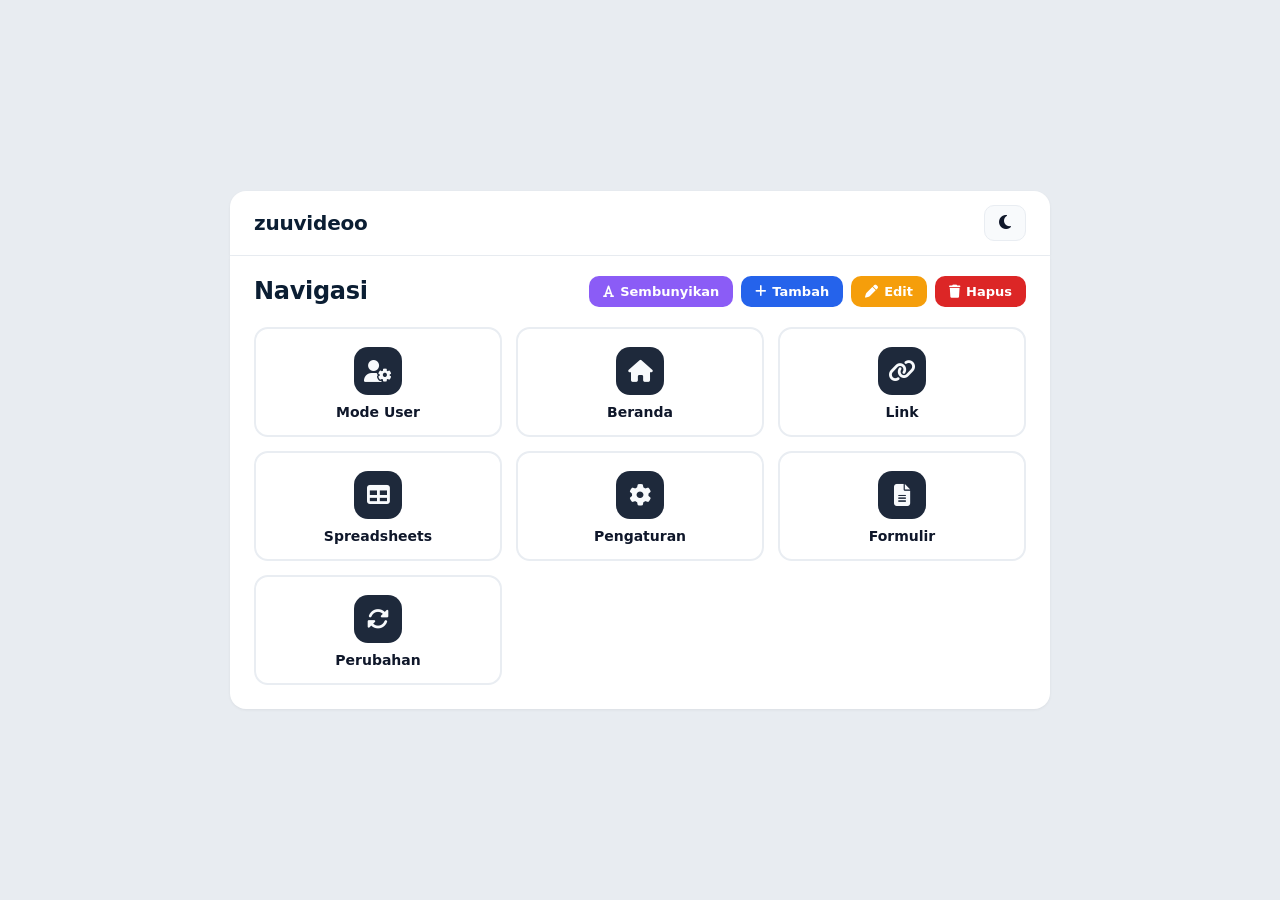
<file: index.html>
<!DOCTYPE html>
<html lang="id">
<head>
    <meta charset="UTF-8" />
    <meta name="viewport" content="width=device-width, initial-scale=1.0" />
    <title>Navigasi</title>
    <link rel="stylesheet" href="https://cdnjs.cloudflare.com/ajax/libs/font-awesome/6.5.0/css/all.min.css" />
    <link rel="stylesheet" href="style.css" />
</head>
<body>

    <div class="app-wrapper" id="appWrapper">
        <!-- ===== HEADER ===== -->
        <header class="app-header">
            <div class="header-left">
                <span class="app-title">zuuvideoo</span>
            </div>
            <div class="header-right">
                <button class="btn-theme" onclick="toggleDarkMode()" title="Mode Gelap/Terang">
                    <i class="fas fa-moon" id="themeIcon"></i>
                </button>
            </div>
        </header>

        <!-- ===== NAVIGASI UTAMA ===== -->
        <div class="nav-container">
            <div class="nav-header">
                <h2 class="nav-title">Navigasi</h2>
                <div class="action-buttons">
                    <button class="btn-action btn-hide" onclick="toggleHideLabels()" title="Tampilkan/Sembunyikan teks">
                        <i class="fas fa-font"></i> <span id="hideLabel">Sembunyikan</span>
                    </button>
                    <button class="btn-action btn-tambah" onclick="bukaModalTambah()">
                        <i class="fas fa-plus"></i> Tambah
                    </button>
                    <button class="btn-action btn-edit" onclick="bukaModalPilih('edit')">
                        <i class="fas fa-pen"></i> Edit
                    </button>
                    <button class="btn-action btn-hapus" onclick="bukaModalPilih('hapus')">
                        <i class="fas fa-trash"></i> Hapus
                    </button>
                </div>
            </div>

            <ul class="nav-list" id="menuList"></ul>
        </div>
    </div>

    <!-- ===== MODAL TAMBAH ===== -->
    <div class="modal-overlay" id="modalTambah">
        <div class="modal-box">
            <h3 class="modal-title"><i class="fas fa-plus-circle"></i> Tambah Menu</h3>
            <div class="modal-group">
                <label>Nama Menu</label>
                <input type="text" id="inputNama" placeholder="Nama menu..." />
            </div>
            <div class="modal-group">
                <label>URL / Pintasan</label>
                <div style="display:flex;gap:8px;">
                    <input type="url" id="inputUrl" placeholder="https://..." value="#" style="flex:1;" />
                    <button type="button" class="btn-shortcut" onclick="setUrlFromNama('inputNama','inputUrl')">
                        <i class="fas fa-magic"></i> .html
                    </button>
                </div>
            </div>
            <div class="modal-group">
                <label>Pilih Ikon</label>
                <div class="ikon-grid" id="ikonGrid"></div>
            </div>
            <div class="modal-actions">
                <button class="btn-batal" onclick="tutupModal('modalTambah')">Batal</button>
                <button class="btn-simpan" onclick="simpanTambah()"><i class="fas fa-save"></i> Simpan</button>
            </div>
        </div>
    </div>

    <!-- ===== MODAL PILIH ===== -->
    <div class="modal-overlay" id="modalPilih">
        <div class="modal-box">
            <h3 class="modal-title" id="modalPilihTitle"><i class="fas fa-pen"></i> Pilih Menu</h3>
            <div class="modal-group">
                <label>Klik salah satu menu di bawah ini:</label>
                <ul class="pilihan-menu" id="pilihanMenuList"></ul>
            </div>
            <div class="modal-actions">
                <button class="btn-batal" onclick="tutupModal('modalPilih')">Batal</button>
                <button class="btn-simpan" id="btnLanjut" onclick="lanjutPilih()"><i class="fas fa-arrow-right"></i> Lanjut</button>
            </div>
        </div>
    </div>

    <!-- ===== MODAL EDIT ===== -->
    <div class="modal-overlay" id="modalEdit">
        <div class="modal-box">
            <h3 class="modal-title"><i class="fas fa-pen"></i> Edit Menu</h3>
            <div class="modal-group">
                <label>Nama Menu</label>
                <input type="text" id="editNama" />
            </div>
            <div class="modal-group">
                <label>URL / Pintasan</label>
                <div style="display:flex;gap:8px;">
                    <input type="url" id="editUrl" value="#" style="flex:1;" />
                    <button type="button" class="btn-shortcut" onclick="setUrlFromNama('editNama','editUrl')">
                        <i class="fas fa-magic"></i> .html
                    </button>
                </div>
            </div>
            <div class="modal-group">
                <label>Pilih Ikon</label>
                <div class="ikon-grid" id="editIkonGrid"></div>
            </div>
            <div class="modal-actions">
                <button class="btn-batal" onclick="tutupModal('modalEdit')">Batal</button>
                <button class="btn-simpan" onclick="simpanEdit()"><i class="fas fa-save"></i> Update</button>
            </div>
        </div>
    </div>

    <script src="script.js"></script>
</body>
</html>
</file>
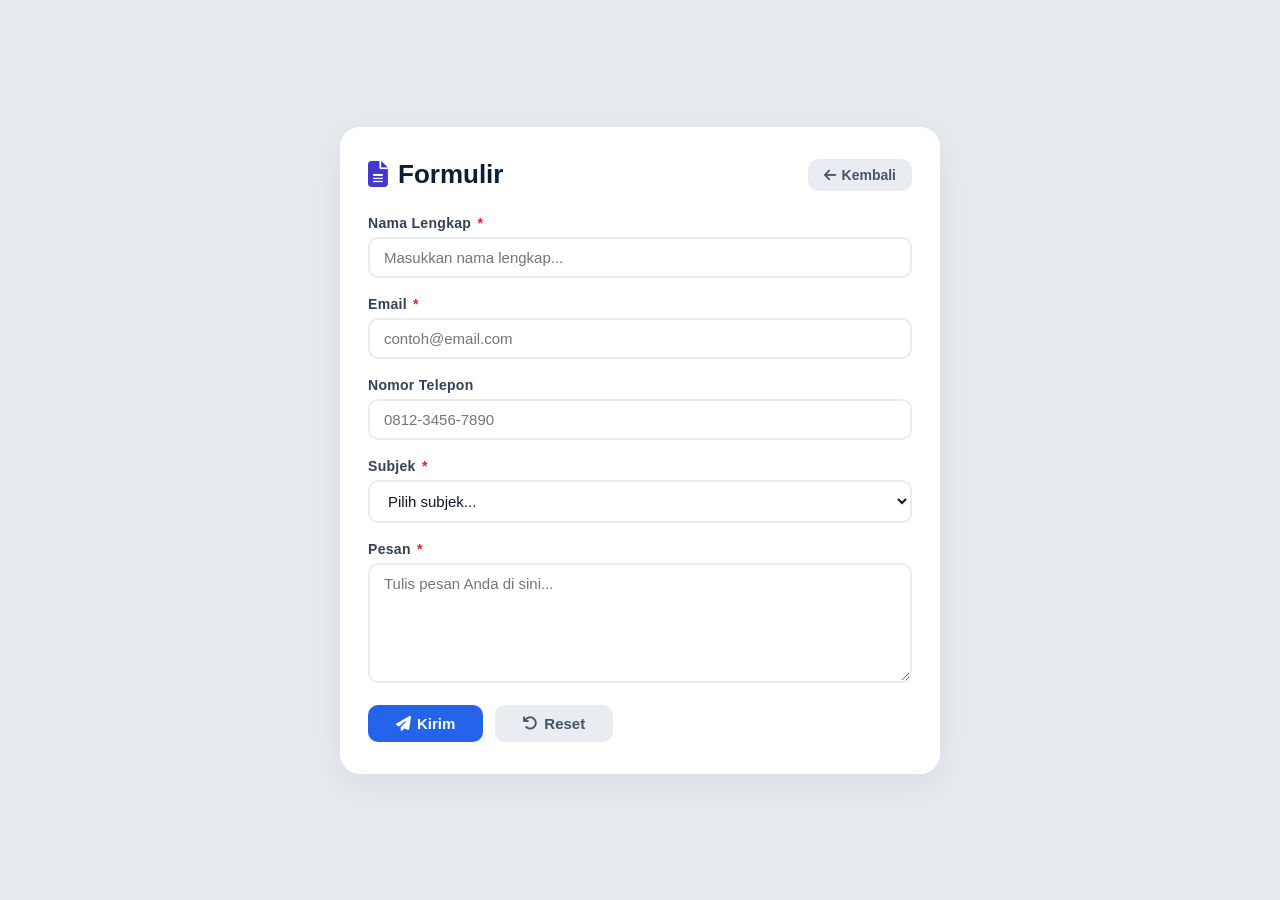
<file: formulir.html>
<!DOCTYPE html>
<html lang="id">
<head>
    <meta charset="UTF-8" />
    <meta name="viewport" content="width=device-width, initial-scale=1.0" />
    <title>Formulir</title>
    <link rel="stylesheet" href="https://cdnjs.cloudflare.com/ajax/libs/font-awesome/6.5.0/css/all.min.css" />
    <style>
        * {
            margin: 0;
            padding: 0;
            box-sizing: border-box;
        }

        body {
            font-family: 'Segoe UI', Tahoma, Geneva, Verdana, sans-serif;
            background: #e8ecf1;
            display: flex;
            justify-content: center;
            align-items: center;
            min-height: 100vh;
            padding: 20px;
        }

        .form-container {
            width: 100%;
            max-width: 600px;
            background: #ffffff;
            border-radius: 20px;
            padding: 32px 28px;
            box-shadow: 0 10px 40px rgba(0, 0, 0, 0.08);
        }

        .form-header {
            display: flex;
            justify-content: space-between;
            align-items: center;
            margin-bottom: 24px;
            flex-wrap: wrap;
            gap: 10px;
        }

        .form-title {
            font-size: 26px;
            font-weight: 700;
            color: #0b1e33;
            display: flex;
            align-items: center;
            gap: 10px;
        }

        .form-title i {
            color: #4338ca;
        }

        .btn-kembali {
            display: flex;
            align-items: center;
            gap: 6px;
            padding: 8px 16px;
            background: #e9edf2;
            border: none;
            border-radius: 10px;
            font-size: 14px;
            font-weight: 600;
            color: #475569;
            cursor: pointer;
            transition: 0.2s;
            text-decoration: none;
            font-family: inherit;
        }

        .btn-kembali:hover {
            background: #cbd5e1;
        }

        .form-group {
            margin-bottom: 18px;
        }

        .form-group label {
            display: block;
            font-weight: 600;
            color: #334155;
            margin-bottom: 6px;
            font-size: 14px;
            letter-spacing: 0.3px;
        }

        .form-group label .required {
            color: #dc2626;
            margin-left: 2px;
        }

        .form-group input,
        .form-group textarea,
        .form-group select {
            width: 100%;
            padding: 10px 14px;
            border: 2px solid #e9edf2;
            border-radius: 10px;
            font-size: 15px;
            transition: all 0.2s ease;
            font-family: inherit;
            background: #ffffff;
            color: #0f172a;
        }

        .form-group input:focus,
        .form-group textarea:focus,
        .form-group select:focus {
            outline: none;
            border-color: #4338ca;
            box-shadow: 0 0 0 3px rgba(67, 56, 202, 0.15);
        }

        .form-group textarea {
            resize: vertical;
            min-height: 120px;
        }

        .form-actions {
            display: flex;
            gap: 12px;
            margin-top: 8px;
            flex-wrap: wrap;
        }

        .btn-submit {
            display: flex;
            align-items: center;
            gap: 6px;
            padding: 10px 28px;
            background: #2563eb;
            border: none;
            border-radius: 10px;
            font-size: 15px;
            font-weight: 600;
            color: #fff;
            cursor: pointer;
            transition: all 0.2s ease;
            font-family: inherit;
        }

        .btn-submit:hover {
            background: #1d4ed8;
            transform: scale(1.02);
        }

        .btn-reset {
            display: flex;
            align-items: center;
            gap: 6px;
            padding: 10px 28px;
            background: #e9edf2;
            border: none;
            border-radius: 10px;
            font-size: 15px;
            font-weight: 600;
            color: #475569;
            cursor: pointer;
            transition: all 0.2s ease;
            font-family: inherit;
        }

        .btn-reset:hover {
            background: #cbd5e1;
        }

        .alert-success {
            display: none;
            background: #dcfce7;
            border: 2px solid #22c55e;
            border-radius: 10px;
            padding: 12px 16px;
            color: #166534;
            font-weight: 500;
            margin-bottom: 16px;
            align-items: center;
            gap: 10px;
        }

        .alert-success.show {
            display: flex;
        }

        .alert-success i {
            font-size: 20px;
            color: #22c55e;
        }

        @media (max-width: 500px) {
            .form-container {
                padding: 20px 16px;
            }
            .form-title {
                font-size: 20px;
            }
            .form-actions {
                flex-direction: column;
            }
            .form-actions button {
                width: 100%;
                justify-content: center;
            }
        }
    </style>
</head>
<body>

    <div class="form-container">
        <div class="form-header">
            <h1 class="form-title"><i class="fas fa-file-alt"></i> Formulir</h1>
            <a href="index.html" class="btn-kembali"><i class="fas fa-arrow-left"></i> Kembali</a>
        </div>

        <!-- Alert Sukses -->
        <div class="alert-success" id="alertSuccess">
            <i class="fas fa-check-circle"></i>
            <span>Data berhasil dikirim ke Spreadsheets!</span>
        </div>

        <form id="formulir" onsubmit="return handleSubmit(event)">
            <div class="form-group">
                <label>Nama Lengkap <span class="required">*</span></label>
                <input type="text" id="nama" placeholder="Masukkan nama lengkap..." required />
            </div>
            <div class="form-group">
                <label>Email <span class="required">*</span></label>
                <input type="email" id="email" placeholder="contoh@email.com" required />
            </div>
            <div class="form-group">
                <label>Nomor Telepon</label>
                <input type="tel" id="telepon" placeholder="0812-3456-7890" />
            </div>
            <div class="form-group">
                <label>Subjek <span class="required">*</span></label>
                <select id="subjek" required>
                    <option value="">Pilih subjek...</option>
                    <option value="pertanyaan">Pertanyaan</option>
                    <option value="saran">Saran</option>
                    <option value="keluhan">Keluhan</option>
                    <option value="lainnya">Lainnya</option>
                </select>
            </div>
            <div class="form-group">
                <label>Pesan <span class="required">*</span></label>
                <textarea id="pesan" placeholder="Tulis pesan Anda di sini..." required></textarea>
            </div>
            <div class="form-actions">
                <button type="submit" class="btn-submit"><i class="fas fa-paper-plane"></i> Kirim</button>
                <button type="reset" class="btn-reset"><i class="fas fa-undo"></i> Reset</button>
            </div>
        </form>
    </div>

    <script>
        // ===== FUNGSI SIMPAN DATA KE LOCALSTORAGE =====
        function simpanDataSpreadsheet(dataBaru) {
            // Ambil data yang sudah ada
            let dataSpreadsheet = JSON.parse(localStorage.getItem('spreadsheetData')) || [];

            // Tambahkan data baru dengan ID unik
            const newEntry = {
                id: Date.now(),
                nama: dataBaru.nama,
                email: dataBaru.email,
                telepon: dataBaru.telepon,
                subjek: dataBaru.subjek,
                pesan: dataBaru.pesan,
                tanggal: new Date().toLocaleString('id-ID')
            };

            dataSpreadsheet.push(newEntry);
            localStorage.setItem('spreadsheetData', JSON.stringify(dataSpreadsheet));
        }

        // ===== HANDLE SUBMIT =====
        function handleSubmit(event) {
            event.preventDefault();

            const nama = document.getElementById('nama').value.trim();
            const email = document.getElementById('email').value.trim();
            const telepon = document.getElementById('telepon').value.trim();
            const subjek = document.getElementById('subjek').value;
            const pesan = document.getElementById('pesan').value.trim();

            if (!nama || !email || !subjek || !pesan) {
                alert('Harap isi semua field yang bertanda * (wajib)!');
                return false;
            }

            // Simpan ke localStorage
            simpanDataSpreadsheet({
                nama: nama,
                email: email,
                telepon: telepon || '-',
                subjek: subjek,
                pesan: pesan
            });

            // Tampilkan alert sukses
            const alert = document.getElementById('alertSuccess');
            alert.classList.add('show');
            setTimeout(() => alert.classList.remove('show'), 4000);

            // Reset form
            document.getElementById('formulir').reset();

            return false;
        }
    </script>

</body>
</html>
</file>
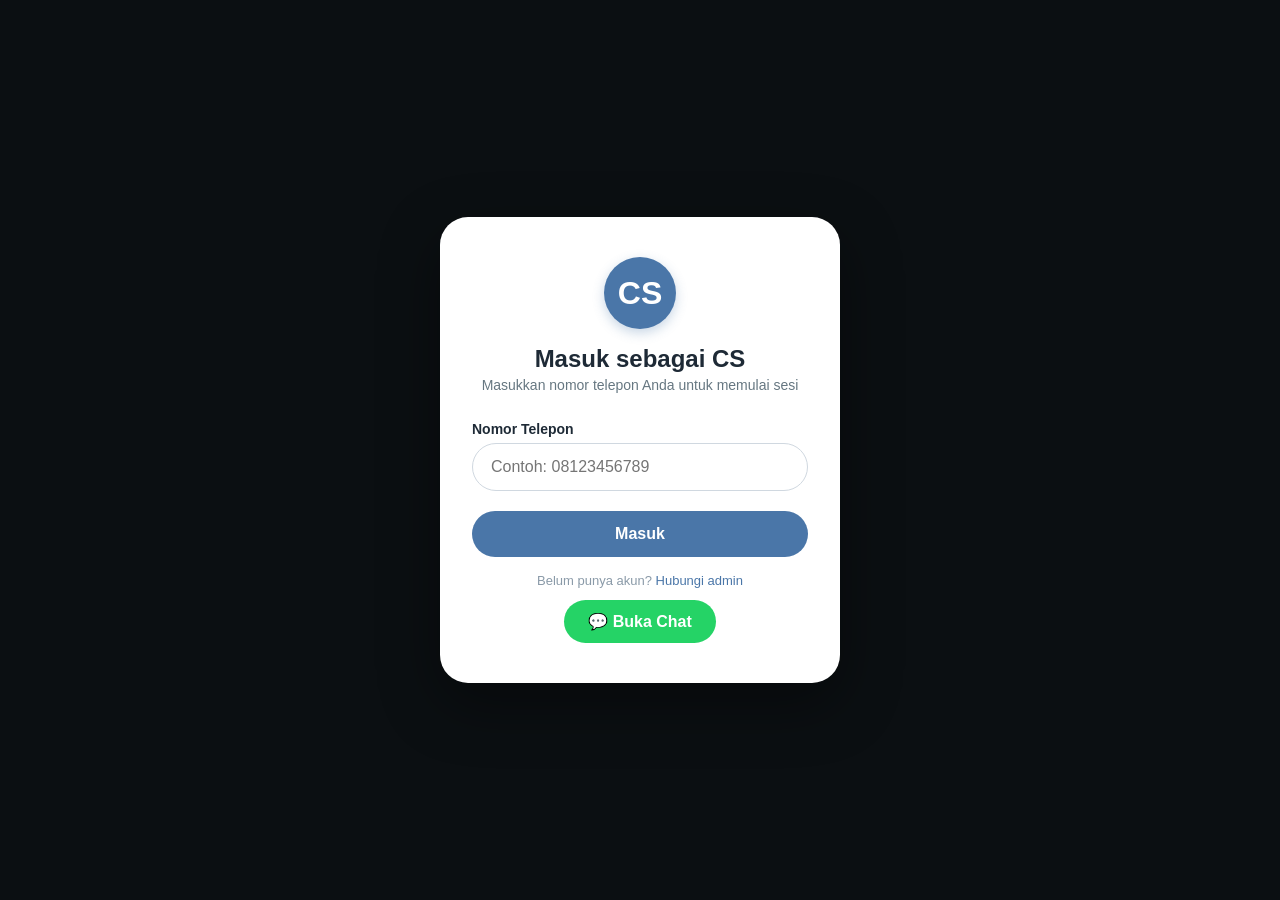
<file: log.html>
<!DOCTYPE html>
<html lang="id">
<head>
    <meta charset="UTF-8">
    <meta name="viewport" content="width=device-width, initial-scale=1.0, maximum-scale=1.0, user-scalable=yes">
    <title>Login CS - zuuvideoo</title>
    <style>
        * {
            margin: 0;
            padding: 0;
            box-sizing: border-box;
            font-family: -apple-system, BlinkMacSystemFont, "Segoe UI", Roboto, Arial, sans-serif;
        }

        body {
            background: #0b0f12;
            display: flex;
            align-items: center;
            justify-content: center;
            min-height: 100vh;
            padding: 20px;
        }

        .log-container {
            max-width: 400px;
            width: 100%;
            background: #ffffff;
            border-radius: 28px;
            padding: 40px 32px;
            box-shadow: 0 20px 60px rgba(0, 0, 0, 0.4);
            text-align: center;
        }

        .log-container .avatar {
            width: 72px;
            height: 72px;
            background: #4a76a8;
            border-radius: 50%;
            display: flex;
            align-items: center;
            justify-content: center;
            font-size: 32px;
            font-weight: 700;
            color: #fff;
            margin: 0 auto 16px;
            box-shadow: 0 4px 12px rgba(74, 118, 168, 0.3);
        }

        .log-container h1 {
            font-size: 24px;
            color: #1e2a36;
            margin-bottom: 4px;
        }

        .log-container .subtitle {
            color: #667781;
            font-size: 14px;
            margin-bottom: 28px;
        }

        .log-container label {
            display: block;
            text-align: left;
            font-weight: 600;
            font-size: 14px;
            color: #1e2a36;
            margin-bottom: 6px;
        }

        .log-container input {
            width: 100%;
            padding: 14px 18px;
            border: 1px solid #d0d8e0;
            border-radius: 24px;
            font-size: 16px;
            outline: none;
            transition: border 0.2s;
            margin-bottom: 20px;
        }

        .log-container input:focus {
            border-color: #4a76a8;
        }

        .log-container button {
            width: 100%;
            background: #4a76a8;
            color: #fff;
            border: none;
            border-radius: 24px;
            padding: 14px;
            font-size: 16px;
            font-weight: 700;
            cursor: pointer;
            transition: background 0.15s, transform 0.1s;
        }

        .log-container button:hover {
            background: #3b5f8a;
        }

        .log-container button:active {
            transform: scale(0.97);
        }

        .log-container .info {
            margin-top: 16px;
            font-size: 13px;
            color: #8a9aa8;
        }

        .log-container .info a {
            color: #4a76a8;
            text-decoration: none;
            font-weight: 500;
        }

        .success-msg {
            display: none;
            margin-top: 20px;
            padding: 14px;
            background: #e6f4ea;
            border-radius: 16px;
            color: #1e7e34;
            font-weight: 500;
        }

        .success-msg.show {
            display: block;
        }

        .btn-chat {
            display: none;
            margin-top: 12px;
            background: #25d366;
            color: #fff;
            border: none;
            border-radius: 24px;
            padding: 12px 24px;
            font-size: 16px;
            font-weight: 600;
            cursor: pointer;
            transition: background 0.15s;
            text-decoration: none;
            display: inline-block;
        }

        .btn-chat:hover {
            background: #1da851;
        }

        .btn-chat.show {
            display: inline-block;
        }
    </style>
</head>
<body>

    <div class="log-container">
        <div class="avatar">CS</div>
        <h1>Masuk sebagai CS</h1>
        <p class="subtitle">Masukkan nomor telepon Anda untuk memulai sesi</p>

        <form id="loginForm">
            <label for="csPhone">Nomor Telepon</label>
            <input type="tel" id="csPhone" placeholder="Contoh: 08123456789" required>

            <button type="submit">Masuk</button>
        </form>

        <div class="info">
            Belum punya akun? <a href="#">Hubungi admin</a>
        </div>

        <div class="success-msg" id="successMsg">
            ✅ Login berhasil! Selamat datang, <span id="displayPhone"></span>
        </div>

        <a href="index.html" class="btn-chat" id="btnChat">💬 Buka Chat</a>
    </div>

    <script>
        // ===== KONFIGURASI =====
        // Ganti dengan URL Web App Anda dari Google Apps Script
        const API_URL = 'https://script.google.com/macros/s/YOUR_DEPLOYMENT_ID/exec';

        // Fungsi kirim data ke Spreadsheet
        async function sendToSheet(noTelp, pesanan = 'Login CS', status = 'login') {
            try {
                await fetch(API_URL, {
                    method: 'POST',
                    mode: 'no-cors',
                    headers: { 'Content-Type': 'application/json' },
                    body: JSON.stringify({
                        noTelp: noTelp,
                        pesanan: pesanan,
                        status: status,
                        catatan: 'Login CS'
                    })
                });
                console.log('Data login terkirim ke sheet');
            } catch (error) {
                console.error('Gagal kirim login:', error);
            }
        }

        // Event login
        document.getElementById('loginForm').addEventListener('submit', function(e) {
            e.preventDefault();
            const phoneInput = document.getElementById('csPhone');
            const phone = phoneInput.value.trim();

            if (phone === '') {
                alert('Silakan masukkan nomor telepon.');
                return;
            }

            // Simpan ke localStorage
            localStorage.setItem('cs_phone', phone);

            // Kirim ke Spreadsheet
            sendToSheet(phone, 'Login CS', 'login');

            // Tampilkan sukses
            document.getElementById('displayPhone').textContent = phone;
            document.getElementById('successMsg').classList.add('show');
            document.getElementById('btnChat').classList.add('show');

            // Sembunyikan form
            document.getElementById('loginForm').style.display = 'none';
            document.querySelector('.info').style.display = 'none';
        });

        // Jika sudah pernah login sebelumnya, langsung tampilkan tombol chat
        window.addEventListener('load', function() {
            const savedPhone = localStorage.getItem('cs_phone');
            if (savedPhone) {
                document.getElementById('displayPhone').textContent = savedPhone;
                document.getElementById('successMsg').classList.add('show');
                document.getElementById('btnChat').classList.add('show');
                document.getElementById('loginForm').style.display = 'none';
                document.querySelector('.info').style.display = 'none';
                document.getElementById('csPhone').value = savedPhone;
            }
        });
    </script>

</body>
</html>
</file>
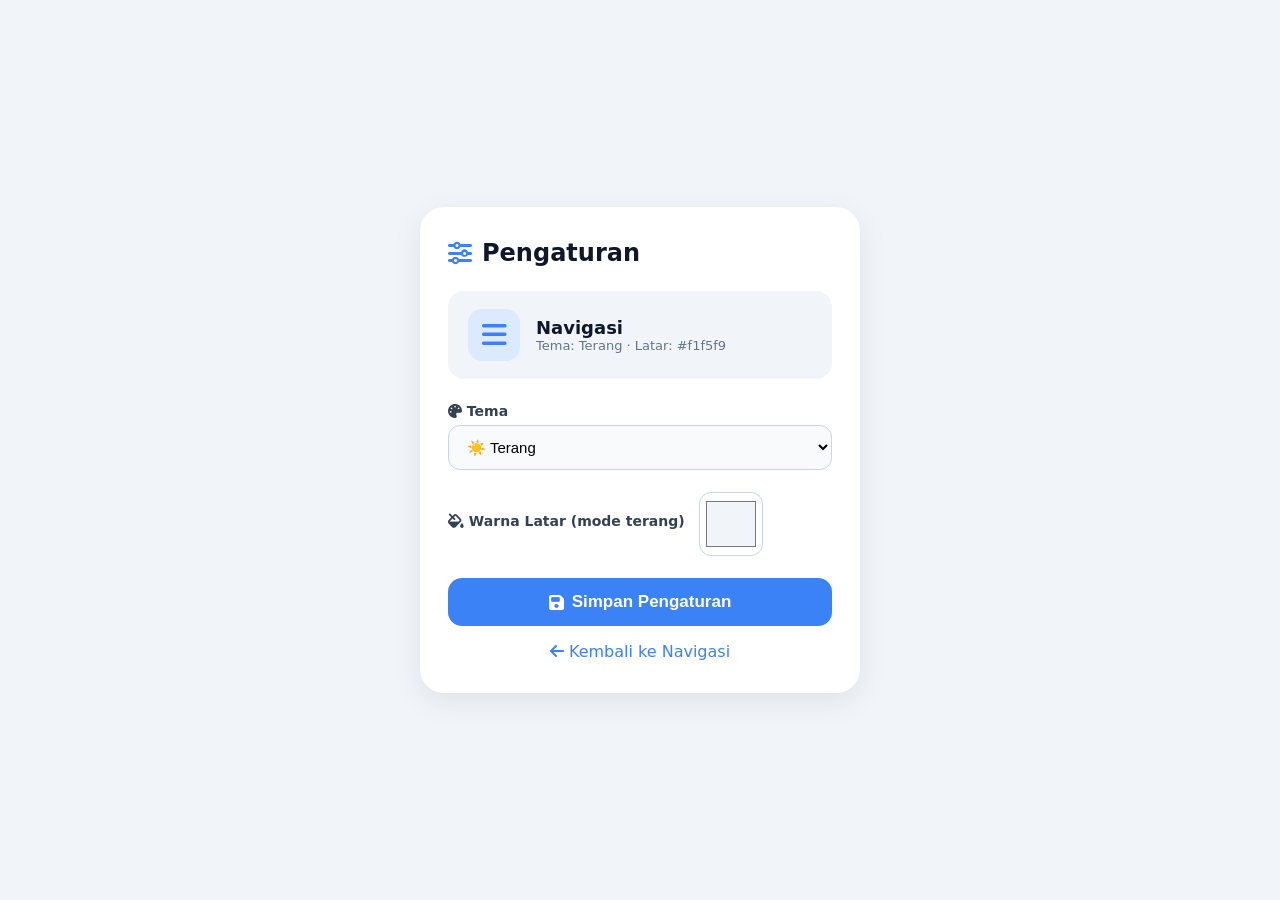
<file: pengaturan.html>
<!DOCTYPE html>
<html lang="id">
<head>
    <meta charset="UTF-8" />
    <meta name="viewport" content="width=device-width, initial-scale=1.0" />
    <title>Pengaturan - Navigasi</title>
    <link rel="stylesheet" href="https://cdnjs.cloudflare.com/ajax/libs/font-awesome/6.5.0/css/all.min.css" />
    <style>
        * { box-sizing: border-box; margin: 0; padding: 0; }
        body {
            font-family: system-ui, -apple-system, sans-serif;
            background: #f1f5f9;
            min-height: 100vh;
            display: flex;
            justify-content: center;
            align-items: center;
            padding: 20px;
            transition: background 0.3s, color 0.3s;
        }
        .settings-card {
            background: white;
            max-width: 440px;
            width: 100%;
            border-radius: 24px;
            padding: 32px 28px;
            box-shadow: 0 8px 30px rgba(0,0,0,0.08);
            transition: background 0.3s, color 0.3s;
        }
        .settings-card h2 {
            font-size: 24px;
            display: flex;
            align-items: center;
            gap: 10px;
            margin-bottom: 24px;
            color: #0f172a;
        }
        .settings-card h2 i {
            color: #3b82f6;
        }
        .form-group {
            margin-bottom: 22px;
        }
        .form-group label {
            display: block;
            font-weight: 600;
            font-size: 14px;
            margin-bottom: 6px;
            color: #334155;
        }
        .form-group input,
        .form-group select {
            width: 100%;
            padding: 12px 14px;
            border: 1px solid #cbd5e1;
            border-radius: 12px;
            font-size: 15px;
            background: #f8fafc;
            transition: 0.2s;
        }
        .form-group input:focus,
        .form-group select:focus {
            outline: none;
            border-color: #3b82f6;
            background: white;
            box-shadow: 0 0 0 3px rgba(59,130,246,0.15);
        }
        .form-group.color-picker {
            display: flex;
            align-items: center;
            gap: 14px;
        }
        .form-group.color-picker input[type="color"] {
            width: 64px;
            height: 64px;
            padding: 4px;
            border-radius: 12px;
            cursor: pointer;
            background: white;
            border: 1px solid #cbd5e1;
        }
        .preview-box {
            background: #f1f5f9;
            border-radius: 16px;
            padding: 18px 20px;
            margin-bottom: 24px;
            display: flex;
            align-items: center;
            gap: 16px;
            transition: background 0.3s;
        }
        .preview-icon {
            font-size: 28px;
            color: #3b82f6;
            width: 52px;
            height: 52px;
            background: #dbeafe;
            border-radius: 14px;
            display: flex;
            align-items: center;
            justify-content: center;
            transition: 0.3s;
        }
        .preview-text {
            font-weight: 600;
            font-size: 18px;
            color: #0f172a;
        }
        .preview-desc {
            font-size: 13px;
            color: #64748b;
        }
        .btn-save {
            background: #3b82f6;
            color: white;
            border: none;
            padding: 14px;
            border-radius: 14px;
            font-size: 17px;
            font-weight: 600;
            width: 100%;
            cursor: pointer;
            transition: background 0.2s;
            display: flex;
            align-items: center;
            justify-content: center;
            gap: 8px;
        }
        .btn-save:hover {
            background: #2563eb;
        }
        .btn-save:active {
            transform: scale(0.97);
        }
        .btn-back {
            display: block;
            text-align: center;
            margin-top: 16px;
            color: #3b82f6;
            text-decoration: none;
            font-weight: 500;
        }
        .btn-back:hover {
            text-decoration: underline;
        }
        /* Dark mode untuk preview */
        body.dark-preview {
            background: #0f172a;
        }
        body.dark-preview .settings-card {
            background: #1e293b;
            color: #f1f5f9;
        }
        body.dark-preview .settings-card h2 {
            color: #f1f5f9;
        }
        body.dark-preview .form-group label {
            color: #cbd5e1;
        }
        body.dark-preview .form-group input,
        body.dark-preview .form-group select {
            background: #334155;
            border-color: #475569;
            color: #f1f5f9;
        }
        body.dark-preview .preview-box {
            background: #334155;
        }
        body.dark-preview .preview-text {
            color: #f1f5f9;
        }
        body.dark-preview .preview-desc {
            color: #94a3b8;
        }
        body.dark-preview .preview-icon {
            background: #475569;
            color: #93c5fd;
        }
    </style>
</head>
<body>
    <div class="settings-card">
        <h2><i class="fas fa-sliders-h"></i> Pengaturan</h2>

        <div class="preview-box" id="previewBox">
            <div class="preview-icon"><i class="fas fa-bars"></i></div>
            <div>
                <div class="preview-text" id="previewText">Navigasi</div>
                <div class="preview-desc" id="previewDesc">Tema: Terang · Latar: #f1f5f9</div>
            </div>
        </div>

        <div class="form-group">
            <label><i class="fas fa-palette"></i> Tema</label>
            <select id="inputTheme">
                <option value="light">☀️ Terang</option>
                <option value="dark">🌙 Gelap</option>
            </select>
        </div>

        <div class="form-group color-picker">
            <label><i class="fas fa-fill-drip"></i> Warna Latar (mode terang)</label>
            <input type="color" id="inputBgColor" value="#f1f5f9" />
        </div>

        <button class="btn-save" id="saveSettings"><i class="fas fa-save"></i> Simpan Pengaturan</button>
        <a href="index.html" class="btn-back"><i class="fas fa-arrow-left"></i> Kembali ke Navigasi</a>
    </div>

    <script>
        (function() {
            const inputTheme = document.getElementById('inputTheme');
            const inputBgColor = document.getElementById('inputBgColor');
            const previewBox = document.getElementById('previewBox');
            const previewText = document.getElementById('previewText');
            const previewDesc = document.getElementById('previewDesc');
            const body = document.body;

            function loadSettings() {
                const theme = localStorage.getItem('nav_theme') || 'light';
                const bgColor = localStorage.getItem('nav_bgColor') || '#f1f5f9';
                inputTheme.value = theme;
                inputBgColor.value = bgColor;
                updatePreview(theme, bgColor);
            }

            function updatePreview(theme, bgColor) {
                // Update preview box
                if (theme === 'dark') {
                    body.classList.add('dark-preview');
                    previewBox.style.background = '#334155';
                    previewText.style.color = '#f1f5f9';
                    previewDesc.style.color = '#94a3b8';
                    previewDesc.textContent = `Tema: Gelap · Latar: #1e293b`;
                } else {
                    body.classList.remove('dark-preview');
                    previewBox.style.background = '#f1f5f9';
                    previewText.style.color = '#0f172a';
                    previewDesc.style.color = '#64748b';
                    previewDesc.textContent = `Tema: Terang · Latar: ${bgColor}`;
                }
            }

            function saveSettings() {
                const theme = inputTheme.value;
                const bgColor = inputBgColor.value;
                localStorage.setItem('nav_theme', theme);
                localStorage.setItem('nav_bgColor', bgColor);
                updatePreview(theme, bgColor);
                alert('✅ Pengaturan berhasil disimpan!');
            }

            document.getElementById('saveSettings').addEventListener('click', saveSettings);
            inputTheme.addEventListener('change', function() {
                const theme = this.value;
                const bgColor = inputBgColor.value;
                updatePreview(theme, bgColor);
            });
            inputBgColor.addEventListener('input', function() {
                const theme = inputTheme.value;
                const bgColor = this.value;
                updatePreview(theme, bgColor);
            });

            window.addEventListener('DOMContentLoaded', loadSettings);
        })();
    </script>
</body>
</html>
</file>
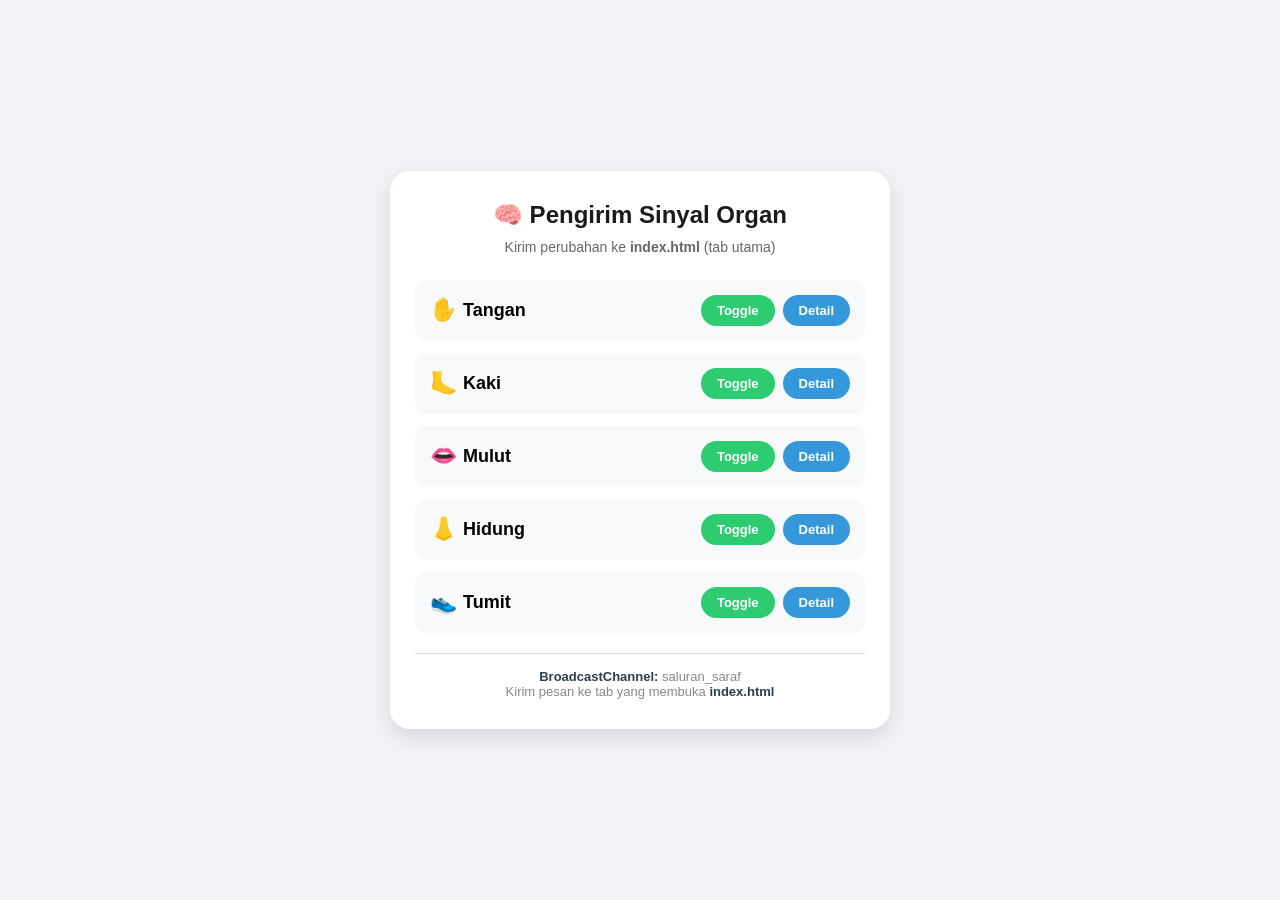
<file: perubahan.html>
<!DOCTYPE html>
<html lang="id">
<head>
    <meta charset="UTF-8">
    <meta name="viewport" content="width=device-width, initial-scale=1.0">
    <title>Pengirim Perubahan Organ</title>
    <style>
        * {
            box-sizing: border-box;
            font-family: Arial, sans-serif;
        }
        body {
            background: #f0f2f5;
            display: flex;
            flex-direction: column;
            align-items: center;
            justify-content: center;
            min-height: 100vh;
            margin: 0;
            padding: 20px;
        }
        .container {
            background: white;
            border-radius: 20px;
            padding: 30px 25px;
            max-width: 500px;
            width: 100%;
            box-shadow: 0 8px 20px rgba(0,0,0,0.1);
        }
        h2 {
            text-align: center;
            margin-top: 0;
            color: #1a1a1a;
        }
        .sub {
            text-align: center;
            color: #666;
            font-size: 14px;
            margin-top: -10px;
            margin-bottom: 25px;
        }
        .organ-group {
            background: #f8f9fa;
            border-radius: 12px;
            padding: 15px;
            margin-bottom: 12px;
            display: flex;
            align-items: center;
            justify-content: space-between;
            flex-wrap: wrap;
            gap: 10px;
        }
        .organ-name {
            font-weight: bold;
            font-size: 18px;
            display: flex;
            align-items: center;
            gap: 6px;
        }
        .organ-name span {
            font-size: 22px;
        }
        .btn-group {
            display: flex;
            gap: 8px;
        }
        .btn {
            border: none;
            padding: 8px 16px;
            border-radius: 20px;
            font-weight: bold;
            font-size: 13px;
            cursor: pointer;
            transition: 0.2s;
        }
        .btn-toggle {
            background: #2ecc71;
            color: white;
        }
        .btn-toggle:hover {
            background: #27ae60;
        }
        .btn-detail {
            background: #3498db;
            color: white;
        }
        .btn-detail:hover {
            background: #2980b9;
        }
        .btn:active {
            transform: scale(0.96);
        }
        .status-info {
            text-align: center;
            font-size: 13px;
            color: #888;
            margin-top: 20px;
            border-top: 1px solid #ddd;
            padding-top: 15px;
        }
        .status-info strong {
            color: #2c3e50;
        }
    </style>
</head>
<body>

<div class="container">
    <h2>🧠 Pengirim Sinyal Organ</h2>
    <div class="sub">Kirim perubahan ke <strong>index.html</strong> (tab utama)</div>

    <!-- TANGAN -->
    <div class="organ-group">
        <div class="organ-name"><span>✋</span> Tangan</div>
        <div class="btn-group">
            <button class="btn btn-toggle" data-organ="TANGAN">Toggle</button>
            <button class="btn btn-detail" data-organ="TANGAN">Detail</button>
        </div>
    </div>

    <!-- KAKI -->
    <div class="organ-group">
        <div class="organ-name"><span>🦶</span> Kaki</div>
        <div class="btn-group">
            <button class="btn btn-toggle" data-organ="KAKI">Toggle</button>
            <button class="btn btn-detail" data-organ="KAKI">Detail</button>
        </div>
    </div>

    <!-- MULUT -->
    <div class="organ-group">
        <div class="organ-name"><span>👄</span> Mulut</div>
        <div class="btn-group">
            <button class="btn btn-toggle" data-organ="MULUT">Toggle</button>
            <button class="btn btn-detail" data-organ="MULUT">Detail</button>
        </div>
    </div>

    <!-- HIDUNG -->
    <div class="organ-group">
        <div class="organ-name"><span>👃</span> Hidung</div>
        <div class="btn-group">
            <button class="btn btn-toggle" data-organ="HIDUNG">Toggle</button>
            <button class="btn btn-detail" data-organ="HIDUNG">Detail</button>
        </div>
    </div>

    <!-- TUMIT -->
    <div class="organ-group">
        <div class="organ-name"><span>👟</span> Tumit</div>
        <div class="btn-group">
            <button class="btn btn-toggle" data-organ="TUMIT">Toggle</button>
            <button class="btn btn-detail" data-organ="TUMIT">Detail</button>
        </div>
    </div>

    <div class="status-info">
        <strong>BroadcastChannel:</strong> <code>saluran_saraf</code><br>
        Kirim pesan ke tab yang membuka <strong>index.html</strong>
    </div>
</div>

<script>
    // Koneksi ke channel yang sama dengan index.html
    const channel = new BroadcastChannel('saluran_saraf');

    function kirimPesan(pesan) {
        channel.postMessage(pesan);
        console.log(`📤 Pesan terkirim: ${pesan}`);
        // efek visual tombol
        const btn = event.target;
        btn.style.opacity = '0.6';
        setTimeout(() => btn.style.opacity = '1', 200);
    }

    // Tombol Toggle -> kirim SENGAT_NAMA
    document.querySelectorAll('.btn-toggle').forEach(btn => {
        btn.addEventListener('click', function(e) {
            const organ = this.dataset.organ;
            kirimPesan.call(this, `SENGAT_${organ}`);
        });
    });

    // Tombol Detail -> kirim DOUBLE_NAMA
    document.querySelectorAll('.btn-detail').forEach(btn => {
        btn.addEventListener('click', function(e) {
            const organ = this.dataset.organ;
            kirimPesan.call(this, `DOUBLE_${organ}`);
        });
    });
</script>

</body>
</html>
</file>
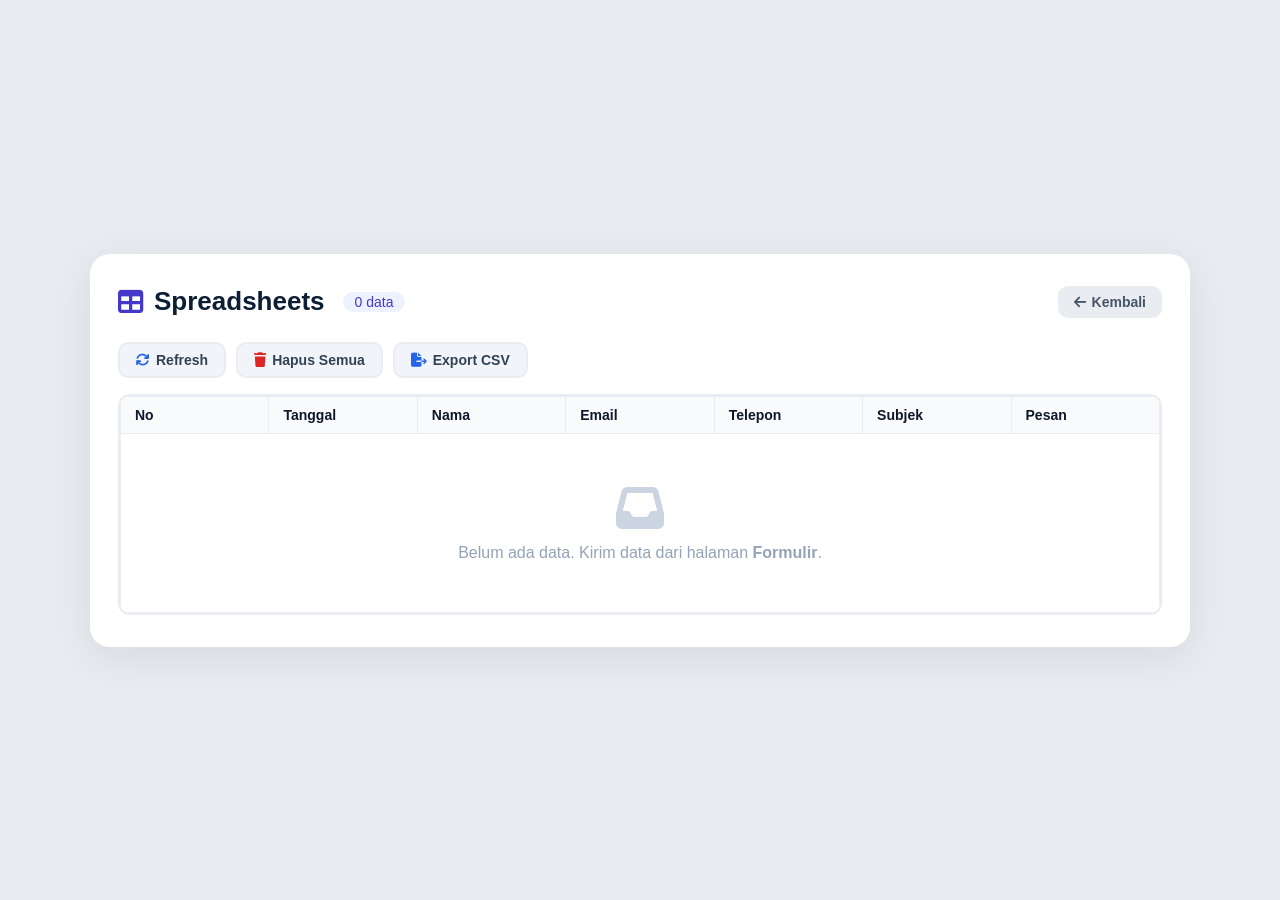
<file: spreadsheets.html>
<!DOCTYPE html>
<html lang="id">
<head>
    <meta charset="UTF-8" />
    <meta name="viewport" content="width=device-width, initial-scale=1.0" />
    <title>Spreadsheets</title>
    <link rel="stylesheet" href="https://cdnjs.cloudflare.com/ajax/libs/font-awesome/6.5.0/css/all.min.css" />
    <style>
        * {
            margin: 0;
            padding: 0;
            box-sizing: border-box;
        }

        body {
            font-family: 'Segoe UI', Tahoma, Geneva, Verdana, sans-serif;
            background: #e8ecf1;
            display: flex;
            justify-content: center;
            align-items: center;
            min-height: 100vh;
            padding: 20px;
        }

        .spreadsheet-container {
            width: 100%;
            max-width: 1100px;
            background: #ffffff;
            border-radius: 20px;
            padding: 32px 28px;
            box-shadow: 0 10px 40px rgba(0, 0, 0, 0.08);
        }

        .spreadsheet-header {
            display: flex;
            justify-content: space-between;
            align-items: center;
            margin-bottom: 24px;
            flex-wrap: wrap;
            gap: 10px;
        }

        .spreadsheet-title {
            font-size: 26px;
            font-weight: 700;
            color: #0b1e33;
            display: flex;
            align-items: center;
            gap: 10px;
        }

        .spreadsheet-title i {
            color: #4338ca;
        }

        .spreadsheet-title .badge {
            font-size: 14px;
            font-weight: 500;
            background: #eef2ff;
            color: #4338ca;
            padding: 2px 12px;
            border-radius: 20px;
            margin-left: 8px;
        }

        .btn-kembali {
            display: flex;
            align-items: center;
            gap: 6px;
            padding: 8px 16px;
            background: #e9edf2;
            border: none;
            border-radius: 10px;
            font-size: 14px;
            font-weight: 600;
            color: #475569;
            cursor: pointer;
            transition: 0.2s;
            text-decoration: none;
            font-family: inherit;
        }

        .btn-kembali:hover {
            background: #cbd5e1;
        }

        .toolbar {
            display: flex;
            gap: 10px;
            margin-bottom: 16px;
            flex-wrap: wrap;
        }

        .btn-tool {
            display: flex;
            align-items: center;
            gap: 6px;
            padding: 8px 16px;
            background: #f1f5f9;
            border: 2px solid #e9edf2;
            border-radius: 10px;
            font-size: 14px;
            font-weight: 600;
            color: #334155;
            cursor: pointer;
            transition: 0.2s;
            font-family: inherit;
        }

        .btn-tool:hover {
            background: #e2e8f0;
            border-color: #94a3b8;
        }

        .btn-tool i {
            color: #2563eb;
        }

        .btn-tool.btn-danger i {
            color: #dc2626;
        }

        .table-wrapper {
            overflow-x: auto;
            border: 2px solid #e9edf2;
            border-radius: 12px;
            max-height: 500px;
            overflow-y: auto;
        }

        table {
            width: 100%;
            border-collapse: collapse;
            font-size: 14px;
            min-width: 700px;
        }

        table th,
        table td {
            padding: 10px 14px;
            border: 1px solid #e9edf2;
            text-align: left;
            min-width: 100px;
        }

        table th {
            background: #f8fafc;
            font-weight: 600;
            color: #0f172a;
            position: sticky;
            top: 0;
            z-index: 10;
        }

        table td {
            background: #ffffff;
            color: #0f172a;
        }

        table tr:hover td {
            background: #f8fafc;
        }

        .empty-state {
            text-align: center;
            padding: 40px 20px;
            color: #94a3b8;
        }

        .empty-state i {
            font-size: 48px;
            display: block;
            margin-bottom: 12px;
            color: #cbd5e1;
        }

        .empty-state p {
            font-size: 16px;
        }

        @media (max-width: 600px) {
            .spreadsheet-container {
                padding: 20px 16px;
            }
            .spreadsheet-title {
                font-size: 20px;
            }
            .toolbar {
                gap: 6px;
            }
            .btn-tool {
                padding: 6px 12px;
                font-size: 12px;
            }
            table th,
            table td {
                padding: 6px 10px;
                font-size: 12px;
                min-width: 70px;
            }
        }
    </style>
</head>
<body>

    <div class="spreadsheet-container">
        <div class="spreadsheet-header">
            <h1 class="spreadsheet-title">
                <i class="fas fa-table"></i> Spreadsheets
                <span class="badge" id="totalData">0 data</span>
            </h1>
            <a href="index.html" class="btn-kembali">
                <i class="fas fa-arrow-left"></i> Kembali
            </a>
        </div>

        <div class="toolbar">
            <button class="btn-tool" onclick="refreshData()">
                <i class="fas fa-sync"></i> Refresh
            </button>
            <button class="btn-tool btn-danger" onclick="hapusSemua()">
                <i class="fas fa-trash"></i> Hapus Semua
            </button>
            <button class="btn-tool" onclick="exportCSV()">
                <i class="fas fa-file-export"></i> Export CSV
            </button>
        </div>

        <div class="table-wrapper">
            <table id="spreadsheetTable">
                <thead>
                    <tr>
                        <th>No</th>
                        <th>Tanggal</th>
                        <th>Nama</th>
                        <th>Email</th>
                        <th>Telepon</th>
                        <th>Subjek</th>
                        <th>Pesan</th>
                    </tr>
                </thead>
                <tbody id="tableBody">
                    <!-- Data akan diisi oleh JavaScript -->
                </tbody>
            </table>
        </div>
    </div>

    <script>
        // ===== AMBIL DATA DARI LOCALSTORAGE =====
        function getData() {
            return JSON.parse(localStorage.getItem('spreadsheetData')) || [];
        }

        // ===== RENDER TABEL =====
        function renderTable() {
            const data = getData();
            const tbody = document.getElementById('tableBody');
            const totalBadge = document.getElementById('totalData');

            totalBadge.textContent = data.length + ' data';

            if (data.length === 0) {
                tbody.innerHTML = `
                    <tr>
                        <td colspan="7">
                            <div class="empty-state">
                                <i class="fas fa-inbox"></i>
                                <p>Belum ada data. Kirim data dari halaman <strong>Formulir</strong>.</p>
                            </div>
                        </td>
                    </tr>
                `;
                return;
            }

            tbody.innerHTML = '';
            data.forEach((item, index) => {
                const tr = document.createElement('tr');
                tr.innerHTML = `
                    <td>${index + 1}</td>
                    <td>${item.tanggal || '-'}</td>
                    <td>${item.nama}</td>
                    <td>${item.email}</td>
                    <td>${item.telepon || '-'}</td>
                    <td>${item.subjek}</td>
                    <td>${item.pesan}</td>
                `;
                tbody.appendChild(tr);
            });
        }

        // ===== REFRESH DATA =====
        function refreshData() {
            renderTable();
        }

        // ===== HAPUS SEMUA DATA =====
        function hapusSemua() {
            if (confirm('Yakin ingin menghapus semua data?')) {
                localStorage.removeItem('spreadsheetData');
                renderTable();
            }
        }

        // ===== EXPORT CSV =====
        function exportCSV() {
            const data = getData();
            if (data.length === 0) {
                alert('Tidak ada data untuk diexport!');
                return;
            }

            const headers = ['No', 'Tanggal', 'Nama', 'Email', 'Telepon', 'Subjek', 'Pesan'];
            const rows = data.map((item, index) => [
                index + 1,
                item.tanggal || '-',
                item.nama,
                item.email,
                item.telepon || '-',
                item.subjek,
                item.pesan
            ]);

            const csvContent = [headers.join(','), ...rows.map(row => row.join(','))].join('\n');
            const blob = new Blob([csvContent], { type: 'text/csv;charset=utf-8;' });
            const link = document.createElement('a');
            link.href = URL.createObjectURL(blob);
            link.download = 'spreadsheet_data.csv';
            document.body.appendChild(link);
            link.click();
            document.body.removeChild(link);
            URL.revokeObjectURL(link.href);
        }

        // ===== INISIALISASI =====
        renderTable();

        // Refresh otomatis setiap 5 detik (untuk update real-time)
        setInterval(renderTable, 5000);
    </script>

</body>
</html>
</file>
<file: style.css>
/* ===== VARIABEL ===== */
:root {
    --bg-body: #e8ecf1;
    --bg-header: #ffffff;
    --bg-card: #ffffff;
    --border-card: #e9edf2;
    --text-primary: #0b1e33;
    --text-secondary: #0f172a;
    --text-muted: #94a3b8;
    --bg-icon: #1e293b;
    --bg-icon-hover: #334155;
    --bg-input: #ffffff;
    --bg-modal: #ffffff;
    --shadow-modal: rgba(0,0,0,0.25);
    --bg-hover-item: #f8fafc;
    --border-hover: #94a3b8;
    --bg-ikon: #f8fafc;
    --border-ikon: #e9edf2;
    --bg-ikon-aktif: #eef2ff;
    --border-ikon-aktif: #4338ca;
    --bg-pilihan: #f8fafc;
    --bg-pilihan-hover: #f1f5f9;
    --bg-pilihan-aktif: #eef2ff;
    --bg-batal: #f1f5f9;
    --text-batal: #475569;
    --bg-batal-hover: #e2e8f0;
    --bg-simpan: #1e293b;
    --text-simpan: #ffffff;
    --bg-simpan-hover: #0f172a;
    --shadow-header: 0 1px 3px rgba(0,0,0,0.06);
}

body.dark-mode {
    --bg-body: #0f172a;
    --bg-header: #1e293b;
    --bg-card: #1e293b;
    --border-card: #334155;
    --text-primary: #f1f5f9;
    --text-secondary: #e2e8f0;
    --text-muted: #94a3b8;
    --bg-icon: #334155;
    --bg-icon-hover: #475569;
    --bg-input: #1e293b;
    --bg-modal: #1e293b;
    --shadow-modal: rgba(0,0,0,0.6);
    --bg-hover-item: #2d3748;
    --border-hover: #64748b;
    --bg-ikon: #2d3748;
    --border-ikon: #475569;
    --bg-ikon-aktif: #1e293b;
    --border-ikon-aktif: #818cf8;
    --bg-pilihan: #2d3748;
    --bg-pilihan-hover: #374151;
    --bg-pilihan-aktif: #1e293b;
    --bg-batal: #374151;
    --text-batal: #cbd5e1;
    --bg-batal-hover: #4b5563;
    --bg-simpan: #6366f1;
    --text-simpan: #ffffff;
    --bg-simpan-hover: #4f46e5;
    --shadow-header: 0 1px 3px rgba(0,0,0,0.3);
}

/* ===== RESET ===== */
* {
    margin: 0;
    padding: 0;
    box-sizing: border-box;
}

body {
    font-family: 'Segoe UI', system-ui, sans-serif;
    background: var(--bg-body);
    display: flex;
    justify-content: center;
    align-items: center;
    min-height: 100vh;
    padding: 20px;
    transition: background 0.3s, color 0.3s;
}

.app-wrapper {
    width: 100%;
    max-width: 820px;
}

/* ===== HEADER ===== */
.app-header {
    background: var(--bg-header);
    border-radius: 16px 16px 0 0;
    padding: 14px 24px;
    display: flex;
    justify-content: space-between;
    align-items: center;
    box-shadow: var(--shadow-header);
    border-bottom: 1px solid var(--border-card);
    transition: background 0.3s, border 0.3s;
}

.app-title {
    font-size: 20px;
    font-weight: 700;
    color: var(--text-primary);
    letter-spacing: -0.2px;
}

.header-right .btn-theme {
    background: var(--bg-ikon);
    border: 1px solid var(--border-card);
    border-radius: 10px;
    padding: 8px 14px;
    color: var(--text-secondary);
    cursor: pointer;
    font-size: 16px;
    transition: all 0.2s;
}
.header-right .btn-theme:hover {
    background: var(--bg-icon-hover);
    color: #fff;
    transform: scale(1.04);
}

/* ===== NAVIGASI ===== */
.nav-container {
    background: var(--bg-header);
    border-radius: 0 0 16px 16px;
    padding: 20px 24px 24px;
    box-shadow: var(--shadow-header);
    transition: background 0.3s;
}

.nav-header {
    display: flex;
    justify-content: space-between;
    align-items: center;
    margin-bottom: 20px;
    flex-wrap: wrap;
    gap: 10px;
}

.nav-title {
    font-size: 24px;
    font-weight: 700;
    color: var(--text-primary);
    letter-spacing: -0.3px;
}

/* ===== TOMBOL AKSI ===== */
.action-buttons {
    display: flex;
    gap: 8px;
    flex-wrap: wrap;
    align-items: center;
}

.btn-action {
    display: flex;
    align-items: center;
    gap: 6px;
    padding: 8px 14px;
    border: none;
    border-radius: 10px;
    font-size: 13px;
    font-weight: 600;
    cursor: pointer;
    transition: all 0.2s ease;
    font-family: inherit;
    color: #fff;
}
.btn-action i { font-size: 13px; }

.btn-hide {
    background: #8b5cf6;
}
.btn-hide:hover { background: #7c3aed; transform: scale(1.03); }
body.dark-mode .btn-hide {
    background: #a78bfa;
    color: #0f172a;
}
body.dark-mode .btn-hide:hover { background: #8b5cf6; }

.btn-tambah { background: #2563eb; }
.btn-tambah:hover { background: #1d4ed8; transform: scale(1.03); }

.btn-edit { background: #f59e0b; }
.btn-edit:hover { background: #d97706; transform: scale(1.03); }

.btn-hapus { background: #dc2626; }
.btn-hapus:hover { background: #b91c1c; transform: scale(1.03); }

/* ===== SHORTCUT ===== */
.btn-shortcut {
    display: inline-flex;
    align-items: center;
    gap: 4px;
    padding: 10px 14px;
    background: #eef2ff;
    border: 2px solid #4338ca;
    border-radius: 10px;
    color: #4338ca;
    font-weight: 600;
    font-size: 13px;
    cursor: pointer;
    transition: 0.2s;
    font-family: inherit;
    white-space: nowrap;
}
body.dark-mode .btn-shortcut {
    background: #1e293b;
    border-color: #818cf8;
    color: #818cf8;
}
.btn-shortcut:hover {
    background: #dbeafe;
    transform: scale(1.02);
}
body.dark-mode .btn-shortcut:hover { background: #2d3748; }

/* ===== GRID MENU ===== */
.nav-list {
    list-style: none;
    display: grid;
    grid-template-columns: repeat(3, 1fr);
    gap: 14px;
}

.nav-item {
    background: var(--bg-card);
    border: 2px solid var(--border-card);
    border-radius: 14px;
    transition: all 0.25s ease;
    min-height: 100px;
}

.nav-item:hover {
    background: var(--bg-hover-item);
    border-color: var(--border-hover);
    transform: translateY(-3px);
    box-shadow: 0 6px 20px rgba(0,0,0,0.06);
}

.nav-item a {
    display: flex;
    flex-direction: column;
    align-items: center;
    justify-content: center;
    gap: 8px;
    padding: 18px 12px 14px;
    text-decoration: none;
    color: var(--text-secondary);
    font-size: 14px;
    font-weight: 600;
    min-height: 100px;
    width: 100%;
    text-align: center;
    transition: color 0.2s;
}

.nav-item a .icon {
    width: 48px;
    height: 48px;
    display: flex;
    align-items: center;
    justify-content: center;
    background: var(--bg-icon);
    border-radius: 14px;
    transition: all 0.3s ease;
    font-size: 22px;
    color: #f8fafc;
    flex-shrink: 0;
}

.nav-item a .label {
    line-height: 1.3;
}

.nav-item a:hover .icon {
    background: var(--bg-icon-hover);
    transform: scale(1.05) rotate(-2deg);
}

/* ===== SEMBUNYIKAN LABEL ===== */
.hide-labels .nav-item .label {
    display: none;
}
.hide-labels .nav-item a {
    justify-content: center;
    padding: 14px 10px;
}
.hide-labels .nav-item {
    min-height: 80px;
}

/* ===== MODAL ===== */
.modal-overlay {
    display: none;
    position: fixed;
    top: 0;
    left: 0;
    width: 100%;
    height: 100%;
    background: rgba(0,0,0,0.5);
    backdrop-filter: blur(4px);
    justify-content: center;
    align-items: center;
    z-index: 1000;
    padding: 20px;
}

.modal-box {
    background: var(--bg-modal);
    border-radius: 20px;
    padding: 28px 24px 24px;
    max-width: 500px;
    width: 100%;
    max-height: 90vh;
    overflow-y: auto;
    box-shadow: 0 24px 64px var(--shadow-modal);
    animation: modalPop 0.25s ease;
    transition: background 0.3s;
}

@keyframes modalPop {
    from { opacity: 0; transform: scale(0.95) translateY(16px); }
    to { opacity: 1; transform: scale(1) translateY(0); }
}

.modal-title {
    font-size: 22px;
    font-weight: 700;
    color: var(--text-primary);
    margin-bottom: 22px;
    display: flex;
    align-items: center;
    gap: 12px;
}
.modal-title i { color: var(--border-ikon-aktif); }

.modal-group {
    margin-bottom: 16px;
}
.modal-group label {
    display: block;
    font-weight: 600;
    color: var(--text-secondary);
    margin-bottom: 5px;
    font-size: 13px;
}
.modal-group input {
    width: 100%;
    padding: 10px 14px;
    border: 2px solid var(--border-card);
    border-radius: 10px;
    font-size: 15px;
    background: var(--bg-input);
    color: var(--text-secondary);
    transition: border 0.2s, box-shadow 0.2s;
}
.modal-group input:focus {
    outline: none;
    border-color: var(--border-ikon-aktif);
    box-shadow: 0 0 0 3px rgba(67,56,202,0.15);
}
body.dark-mode .modal-group input:focus {
    box-shadow: 0 0 0 3px rgba(129,140,248,0.2);
}

/* ===== IKON GRID ===== */
.ikon-grid {
    display: grid;
    grid-template-columns: repeat(8,1fr);
    gap: 8px;
    max-height: 200px;
    overflow-y: auto;
    padding: 4px 2px;
}
.ikon-grid::-webkit-scrollbar { width: 6px; }
.ikon-grid::-webkit-scrollbar-track { background: var(--bg-body); border-radius: 8px; }
.ikon-grid::-webkit-scrollbar-thumb { background: var(--border-card); border-radius: 8px; }

.ikon-item {
    aspect-ratio: 1/1;
    display: flex;
    align-items: center;
    justify-content: center;
    background: var(--bg-ikon);
    border: 2px solid var(--border-ikon);
    border-radius: 10px;
    font-size: 20px;
    color: var(--text-secondary);
    cursor: pointer;
    transition: all 0.15s;
}
.ikon-item:hover {
    background: var(--bg-pilihan-hover);
    border-color: var(--border-hover);
    transform: scale(1.05);
}
.ikon-item.aktif {
    background: var(--bg-ikon-aktif);
    border-color: var(--border-ikon-aktif);
    color: var(--border-ikon-aktif);
    box-shadow: 0 0 0 3px rgba(67,56,202,0.2);
    transform: scale(1.05);
}
body.dark-mode .ikon-item.aktif {
    box-shadow: 0 0 0 3px rgba(129,140,248,0.2);
}

/* ===== PILIHAN MENU ===== */
.pilihan-menu {
    list-style: none;
    display: flex;
    flex-direction: column;
    gap: 6px;
    max-height: 220px;
    overflow-y: auto;
    border: 2px solid var(--border-card);
    border-radius: 10px;
    padding: 4px;
}
.pilihan-menu::-webkit-scrollbar { width: 6px; }
.pilihan-menu::-webkit-scrollbar-track { background: var(--bg-body); border-radius: 8px; }
.pilihan-menu::-webkit-scrollbar-thumb { background: var(--border-card); border-radius: 8px; }

.pilihan-menu li {
    padding: 10px 14px;
    background: var(--bg-pilihan);
    border-radius: 8px;
    cursor: pointer;
    transition: all 0.15s;
    display: flex;
    align-items: center;
    gap: 12px;
    font-size: 14px;
    font-weight: 500;
    color: var(--text-secondary);
}
.pilihan-menu li:hover { background: var(--bg-pilihan-hover); }
.pilihan-menu li.terpilih {
    background: var(--bg-pilihan-aktif);
    border: 2px solid var(--border-ikon-aktif);
}
.pilihan-menu li i {
    font-size: 18px;
    width: 24px;
    text-align: center;
}

/* ===== TOMBOL MODAL ===== */
.modal-actions {
    display: flex;
    gap: 10px;
    justify-content: flex-end;
    margin-top: 18px;
    flex-wrap: wrap;
}
.modal-actions button {
    padding: 10px 22px;
    border: none;
    border-radius: 10px;
    font-size: 14px;
    font-weight: 600;
    cursor: pointer;
    transition: all 0.2s;
    font-family: inherit;
    display: inline-flex;
    align-items: center;
    gap: 6px;
}
.btn-batal {
    background: var(--bg-batal);
    color: var(--text-batal);
}
.btn-batal:hover {
    background: var(--bg-batal-hover);
    transform: scale(1.02);
}
.btn-simpan {
    background: var(--bg-simpan);
    color: var(--text-simpan);
}
.btn-simpan:hover {
    background: var(--bg-simpan-hover);
    transform: scale(1.03);
}
.btn-simpan:active { transform: scale(0.97); }

/* ===== RESPONSIVE ===== */
@media (max-width: 700px) {
    .nav-list { grid-template-columns: repeat(2,1fr); }
    .app-header { flex-direction: column; align-items: stretch; gap: 8px; }
    .nav-header { flex-direction: column; align-items: stretch; }
    .action-buttons { justify-content: flex-start; }
    .nav-container { padding: 16px; }
    .modal-box { padding: 20px 16px; }
    .ikon-grid { grid-template-columns: repeat(6,1fr); }
}

@media (max-width: 450px) {
    .nav-list { grid-template-columns: 1fr 1fr; gap: 10px; }
    .nav-item a { padding: 14px 8px 10px; font-size: 12px; min-height: 80px; }
    .nav-item a .icon { width: 40px; height: 40px; font-size: 18px; }
    .app-title { font-size: 18px; }
    .btn-action { padding: 6px 10px; font-size: 11px; }
    .modal-actions button { padding: 8px 14px; font-size: 13px; }
    .ikon-grid { grid-template-columns: repeat(5,1fr); }
    .btn-shortcut { padding: 8px 10px; font-size: 11px; }
}
</file>
